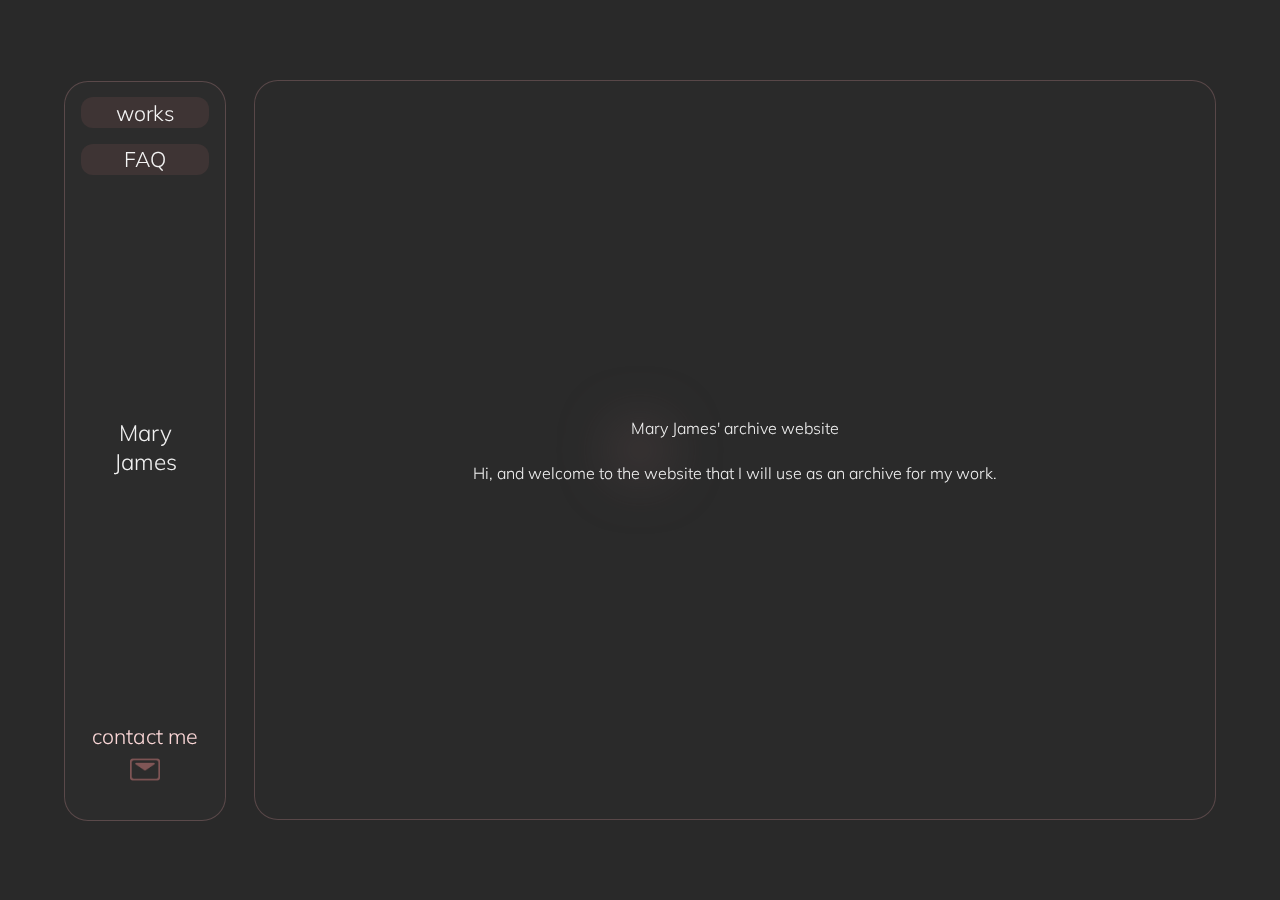
<file: index.html>
<!DOCTYPE html>

<html lang="en">
<head>
    <title>Mary James</title>
    <link rel="icon" href="img/icons/gclef_320px.png" type="image/x-icon">

    <link rel="stylesheet" href="global_style.css">
    <link rel="stylesheet" href="index_style.css">

    <script src="script.js"></script>

    <link rel="preconnect" href="https://fonts.googleapis.com">
    <link rel="preconnect" href="https://fonts.gstatic.com" crossorigin>
    <link href="https://fonts.googleapis.com/css2?family=Mulish:ital,wght@0,200..1000;1,200..1000&display=swap" rel="stylesheet">
</head>

<body>
    <div id="cursor_bg"></div>
    <div id="main">
        
        <aside id="left_bar">
            <div id="menu">
                <div id="button_container">
                    <a href="works.html" class="button">works</a>
                    <a href="faq.html" class="button">FAQ</a>
                </div>
            </div>

            <a href="#" id="home">
                <!-- <img src="img/icons/gclef.png"> -->
                <div>Mary James</div>
            </a>

            <div id="contact">
                <div id="contact_grid">
                    <p>contact me</p>

                    <div id="icon_container">
                        <img src="img/icons/Mail.png" class="icon" id="mail_ico">
                        <!-- <img src="img/icons/Discord.png" class="icon" id="ds_ico"> -->
                    </div>
                </div>
            </div>
        </aside>
        
        <div id="content">
            <!-- <img src="img/icons/gclef.png" id="logo"> -->
            <div id="content_container">
                <div class="highlight">Mary James' archive website</div>
                <hr class="breaktype1">
                <div>Hi, and welcome to the website that I will use as an archive for my work.</div>
                <!-- <hr class="breaktype1">
                <div>Brief autobiography:</div>
                <hr class="breaktype2">
                <div>I was born on October 10, 2007. From a very young age I developed an interest in music and computers; I learned to write computer programs when I was 12 and started being a musician at 9. My beginnings in music creation were when I started writing arrangements of songs and pieces that I liked for string ensembles at age 11, some time later I went further and at the end of my 12th year I wrote my first composition.</div>
                -->
            </div>
        </div>
    </div>
</body>
</html>
</file>
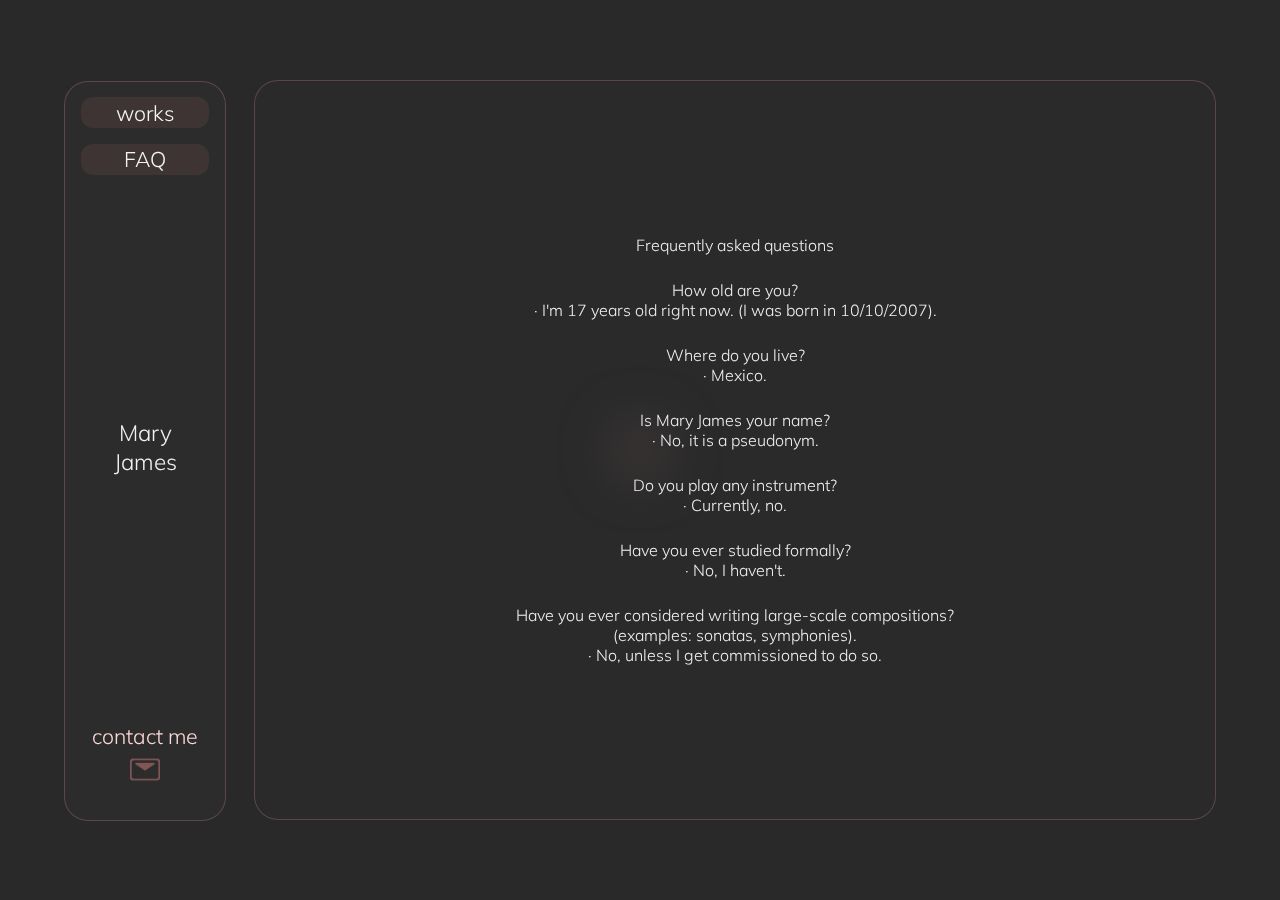
<file: faq.html>
<!DOCTYPE html>

<html lang="en">
<head>
    <title>Mary James</title>
    <link rel="icon" href="img/icons/gclef_320px.png" type="image/x-icon">

    <link rel="stylesheet" href="global_style.css">
    <link rel="stylesheet" href="index_style.css">

    <script src="script.js"></script>

    <link rel="preconnect" href="https://fonts.googleapis.com">
    <link rel="preconnect" href="https://fonts.gstatic.com" crossorigin>
    <link href="https://fonts.googleapis.com/css2?family=Mulish:ital,wght@0,200..1000;1,200..1000&display=swap" rel="stylesheet">
</head>

<body>
    <div id="cursor_bg"></div>
    <div id="main">
        <aside id="left_bar">
            <div id="menu">
                <div id="button_container">
                    <a href="works.html" class="button">works</a>
                    <a href="#" class="button">FAQ</a>
                </div>
            </div>

            <a href="index.html" id="home">
                <!-- <img src="img/icons/gclef.png"> -->
                <div>Mary James</div>
            </a>

            <div id="contact">
                <div id="contact_grid">
                    <p>contact me</p>

                    <div id="icon_container">
                        <img src="img/icons/Mail.png" class="icon" id="mail_ico">
                        <!-- <img src="img/icons/Discord.png" class="icon" id="ds_ico"> -->
                    </div>
                </div>
            </div>
        </aside>

        
        <div id="content">
            <!-- <img src="img/icons/gclef.png" id="logo"> -->
            <div id="content_container">
                <div class="highlight">
                    Frequently asked questions<hr class="breaktype1">
                </div>
                <div>
                    How old are you?<hr class="breaktype2">· I'm 17 years old right now. (I was born in 10/10/2007). <hr class="breaktype1">
                    Where do you live?<hr class="breaktype2">· Mexico.<hr class="breaktype1">
                    Is Mary James your name?<hr class="breaktype2">· No, it is a pseudonym.<hr class="breaktype1">
                    Do you play any instrument?<hr class="breaktype2">· Currently, no.<hr class="breaktype1">
                    Have you ever studied formally?<hr class="breaktype2">· No, I haven't.<hr class="breaktype1">
                    Have you ever considered writing large-scale compositions?<hr class="breaktype2">(examples: sonatas, symphonies).<hr class="breaktype2">· No, unless I get commissioned to do so.
                </div>
            </div>
        </div>
    </div>
</body>
</html>
</file>
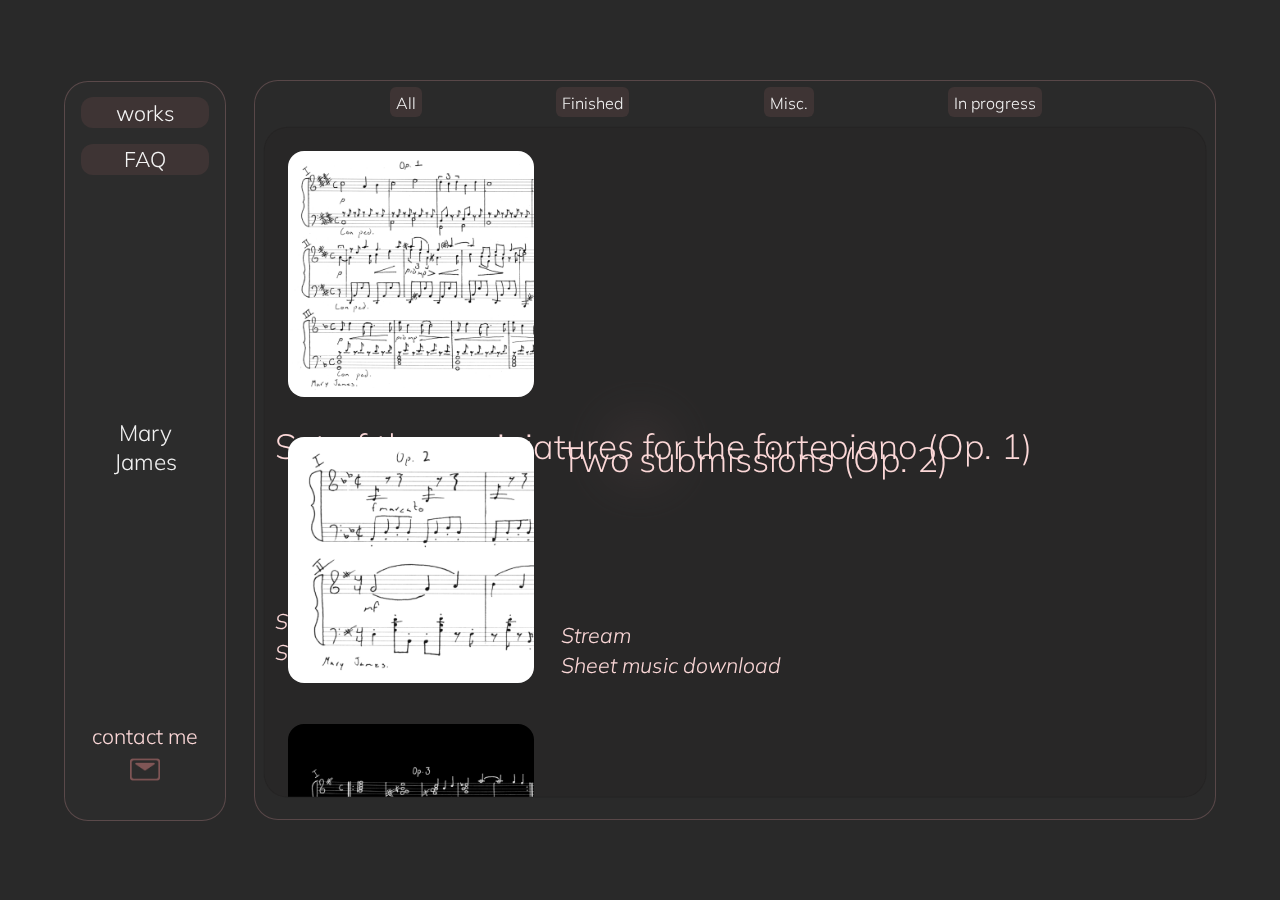
<file: works.html>
<!DOCTYPE html>

<html lang="en">
<head>
    <title>Mary James</title>
    <link rel="icon" href="img/icons/gclef_320px.png" type="image/x-icon">

    <link rel="stylesheet" href="global_style.css">
    <link rel="stylesheet" href="works_style.css">

    <script src="script.js"></script>

    <link rel="preconnect" href="https://fonts.googleapis.com">
    <link rel="preconnect" href="https://fonts.gstatic.com" crossorigin>
    <link href="https://fonts.googleapis.com/css2?family=Mulish:ital,wght@0,200..1000;1,200..1000&display=swap" rel="stylesheet">
</head>

<body>
    <div id="cursor_bg"></div>
    <div id="main">
        <aside id="left_bar">
            <div id="menu">
                <div id="button_container">
                    <a href="#" class="button">works</a>
                    <a href="faq.html" class="button">FAQ</a>
                </div>
            </div>

            <a href="index.html" id="home">
                <!-- <img src="img/icons/gclef.png"> -->
                <div>Mary James</div>
            </a>

            <div id="contact">
                <div id="contact_grid">
                    <p>contact me</p>

                    <div id="icon_container">
                        <img src="img/icons/Mail.png" class="icon" id="mail_ico">
                        <!-- <img src="img/icons/Discord.png" class="icon" id="ds_ico"> -->
                    </div>
                </div>
            </div>
        </aside>

        <div id="content">
            <div id="filter">
                <div class="filter_button">All</div>
                <div class="filter_button">Finished</div>
                <div class="filter_button">Misc.</div>
                <div class="filter_button">In progress</div>
            </div>

            <div id="content_container">
                <div class="content_item">
                    <div class="image_container"><img src="img/Op. 1_lower.png" class="cover"></div>

                    <div class="uitext_container">
                        <h>Set of three miniatures for the fortepiano (Op. 1)</h>

                        <a href="https://maryjamesmusic.bandcamp.com/album/conjunto-de-tres-miniaturas-para-el-fortepiano-op-1">Stream</a>
                        <a href="./PDF/Op. 1.pdf">Sheet music download</a>
                    </div>
                </div>

                <div class="content_item">
                    <div class="image_container"><img src="img/Op. 2_lower.png" class="cover"></div>

                    <div class="uitext_container">
                        <h>Two submissions (Op. 2)</h>

                        <a href="https://maryjamesmusic.bandcamp.com/album/dos-propuestas-musicales-op-2">Stream</a>
                        <a href="#">Sheet music download</a>
                    </div>
                </div>

                <div class="content_item">
                    <div class="image_container"><img src="img/Op. 3_lower.png" class="cover"></div>

                    <div class="uitext_container">
                        <h>Microtonal miniaures for an upcoming ending (Op. 3)</h>

                        <a href="https://maryjamesmusic.bandcamp.com/album/tres-piezas-microtonales-para-un-final-pr-ximo-op-3">Stream</a>
                        <a href="./PDF/Op. 3.pdf">Sheet music download</a>
                    </div>
                </div>

                <div class="content_item">
                    <div class="image_container"><img src="img/Op. 4_lower.png" class="cover"></div>

                    <div class="uitext_container">
                        <h>Suite (Op. 4)</h>

                        <!-- <a href="https://maryjamesmusic.bandcamp.com/album/conjunto-de-tres-miniaturas-para-el-fortepiano-op-1">Stream</a> -->
                        <!-- <a href="#">Sheet music download</a> -->
                        <b>Coming soon.</b>
                    </div>
                </div>
            </div>
        </div>
    </div>
</body>
</html>
</file>
<file: global_style.css>
html
{
    --small_font: 1ch;
    --medium_font: 2.125ch;
    --large_font: 3.5ch;
}

*
{
    font-family: Mulish;
    font-weight: 300;
}

body
{
    background-color: #292929;
    width: 100vw; height: 100vh;
    margin: 0; padding: 0;
}

.breaktype1
{
    all: revert;
    width: 100%; height: 2.5ch;
    margin: 0%;
    border: none;
    content: ' ';
}

.breaktype2
{
    all: revert;
    width: 100%; height: 0ch;
    margin: 0%;
    border: none;
    content: ' ';
}

/* Home icon */

#home
{
    width: 72%; height: auto;
    text-decoration: none;

    display: flex;
    justify-content: space-evenly;
    align-items: center;
}

#home > div:last-of-type
{
    color: #F1F1F1;
    flex: 4;
    font-size: 2.25ch;
    /* font-weight: 400; */

    text-align: center;
}

#home img
{
    height: 42px;
    aspect-ratio: auto;
    filter: invert(94.50980392%);
}

/* Here's where most of the functional UI and graphical will go */

#main
{
    width: 90%; height: 82%;
    position: absolute;
    top: 50%; left: 50%;
    transform: translate(-50%, -50%);

    display: flex;
    justify-content: space-between;
    flex-wrap: wrap;
}

#left_bar
{
    width: 12.5vw; height: 100%;

    background-color: #2c2c2c7a;
    border: solid 1px rgba(139, 104, 107, 0.48);
    border-radius: 24px;
    transition: background-color, border 0.5s cubic-bezier(.2,.56,.6,.87);

    display: flex;
    flex-direction: column;
    justify-content: space-between;
    align-items: center;
}

#left_bar:not(:hover)
{
    background-color: #2c2c2c;
    border: solid 1px rgba(139, 104, 107, 0.48);

    transition: background-color, border 0.5s cubic-bezier(.2,.56,.6,.87);
}

#menu
{
    width: 100%; height: 12vh;

    display: flex;
    justify-content: center;
    align-items: center;
}

#button_container
{
    width: 80%; height: 72%;

    display: flex;
    flex-direction: column;
    justify-content: space-between;
}

.button
{
    width: 100%; height: 40%;

    text-decoration: none;
    font-size: var(--medium_font);
    border-radius: 12px;
    color: #F4F4F4;
    background-color: #3E3434;

    transition: background-color 0.5s cubic-bezier(.2,.56,.6,.87);

    display: flex;
    justify-content: center;
    align-items: center;
}
.button:hover
{
    background-color: #533F3F;
    transition: background-color 0.5s cubic-bezier(.2,.56,.6,.87);
}

#contact
{
    width: 100%; height: 13vh;

    display: flex;
    justify-content: center;
    align-items: center;
}

#contact_grid
{
    width: 66.66%; height: 66.66%;

    display: flex;
    justify-content: space-between;
    flex-wrap: wrap;
}

#contact_grid p
{
    width: 100%; height: auto;
    margin: 0%;

    text-align: center;
    font-size: 2.125ch;
    color: #FCD8D8;
}

#icon_container
{
    width: 100%; height: 50%;
    
    display: flex;
    justify-content: space-around;
}

.icon { height: 75%; }
.icon:hover { cursor: pointer; }

#content
{
    position: absolute;
    width: 75vw; height: 100%;
    background-color: rgb(44, 44, 44, 48%);
    border: 1px solid rgba(0, 0, 0, 0);
    border-radius: 24px;
    top: 50%; right: 0%;
    translate: -0% -50%;
}

#cursor_bg
{
    width: 64px;
    aspect-ratio: 1;
    border-radius: 40px;

    filter: blur(24px);

    background-color: rgba(86, 68, 69, 72%);
    left: 50%; top: 50%;
    transform: translate(-50%, -50%);
    position: fixed;
}
</file>
<file: index_style.css>
/* Here's where most of the functional UI and graphical will go */

#content_container
{
    min-width: 40ch; max-width: 80ch;
    height: auto;

    position: relative;
    top: 50%; left: 50%;
    transform: translate(-50%, -50%);

    display: flex;
    justify-content: center;
    align-items: center;
    flex-flow: wrap;
    text-align: center;
}

#content_container > div
{
    all: revert;
    height: auto; width: 100%;

    text-align: center;

    color: #F1F1F1;
    text-align: center;
    font-size: --var(--small_font);
}
</file>
<file: works_style.css>
#content_container
{
    width: 96%; height: 88%;

    position: absolute;
    top: 50%; left: 50%;
    transform: translate(-50%, -50%);

    background-color: rgba(28, 26, 26, 0.125);
    padding: 1%;
    margin-top: 1.25%;

    border: solid 1px rgba(12, 12, 12, 0.125);
    /* border-radius: 12; */

    display: flex;
    flex-wrap: wrap;
    gap: 1.5vh;

    overflow-y: scroll;
    border-radius: 24px;
}

.content_item
{
    all: revert;
    width: 100%; height: 42%;

    background-color: #00000000;
    transition: background-color 0.25s linear;
    border-radius: 24px;

    display: flex;
    flex-wrap: wrap;
    align-items: center;

    gap: 1.5vh;
}
.content_item:hover
{
    background-color: rgba(26, 26, 26, 0.48);
    transition: background-color 0.25s linear;
}

.content_item b
{
    font-size: larger;
    color: #F4F4F4;
}

.image_container
{
    all: revert;
    height: 100%; aspect-ratio: 1;

    display: flex;
    justify-content: center;
    align-items: center;
}

.image_container > img
{
    all: revert;
    height: 90%;

    border-radius: 16px;
}

.uitext_container
{
    all: revert;
    height: 90%;

    display: flex;
    flex-direction: column;
    justify-content: space-between;
}

.uitext_container > h
{
    all: revert;
    flex: 6;

    font-weight: 250;
    font-size: var(--large_font);
    color: #FCD8D8;
}

.uitext_container > a
{
    all: revert;
    width: fit-content;
    flex: 1;
    text-decoration: none;

    font-weight: 300;
    font-size: var(--medium_font);
    font-style: italic;
    color: #FCD8D8;
    transition: color 0.25s cubic-bezier(.2,.56,.6,.87);
}
.uitext_container > a:hover
{
    color: #F5ACB2;
    transition: color 0.25s cubic-bezier(.2,.56,.6,.87);
}

#filter
{
    position: absolute;
    width: 96%; height: 4%;
    margin-top: 0.625%;

    display: flex;
    flex-direction: row;
    justify-content: space-evenly;

    /* gap: -4%; */
}

.filter_button
{
    background-color: #3E3434;
    color: #F4F4F4;
    transition: background-color 0.5s cubic-bezier(.2,.56,.6,.87);
    width: auto; height: auto;
    padding: 6px;
    border-radius: 6px;
}
.filter_button:hover
{
    background-color: #533F3F;
    transition: background-color 0.5s cubic-bezier(.2,.56,.6,.87);
}
</file>
